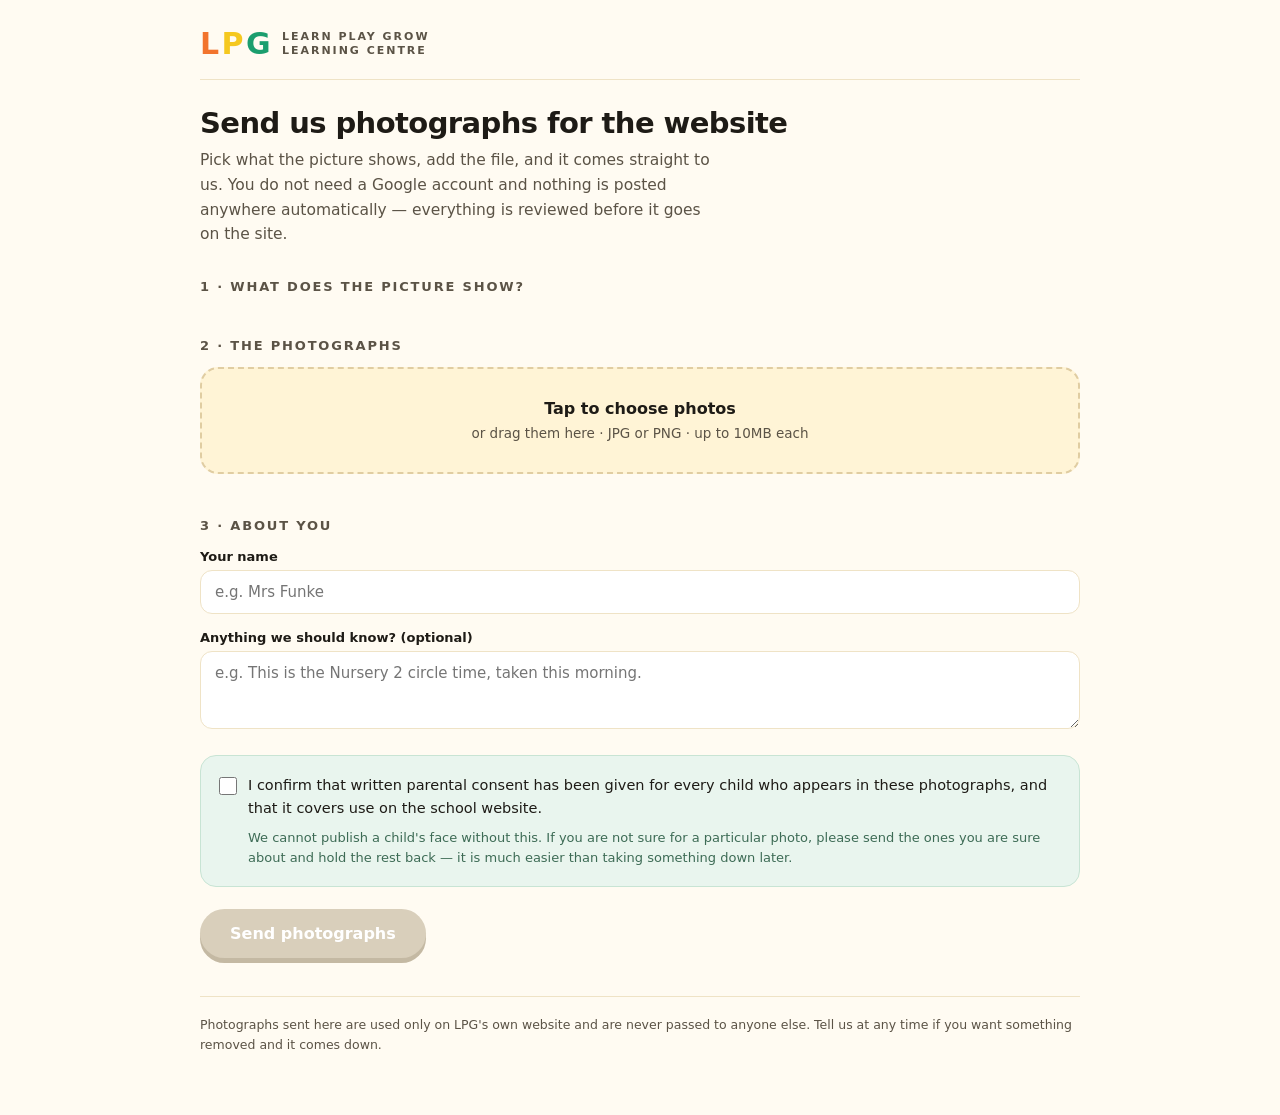
<file: uploader/Index.html>
<!DOCTYPE html>
<html>
<head>
<base target="_top">
<style>
/* LPG's own palette, taken off their logo. No external fonts: the Apps Script
   sandbox is not a place to depend on a CDN, and this has to load on a phone
   on mobile data in Festac. */
:root{
  --learn:#1B9E6E; --play:#F2742D; --grow:#F5C81F; --pink:#EC5B8D; --sky:#2C7FB8;
  --ink:#1E1B16; --soft:#5B5346; --cream:#FFFBF2; --sand:#FFF4D6; --line:#EFE3C6;
  --font:'Segoe UI',system-ui,-apple-system,Roboto,sans-serif;
}
*{box-sizing:border-box;margin:0;padding:0}
body{background:var(--cream);color:var(--ink);font-family:var(--font);
  -webkit-font-smoothing:antialiased;padding:0 0 60px}
.wrap{width:min(880px,92%);margin:0 auto}

header{padding:26px 0 18px;border-bottom:1px solid var(--line);margin-bottom:26px}
.mark{display:flex;align-items:baseline;gap:3px;font-weight:800;font-size:30px;letter-spacing:-.02em}
.mark .l{color:var(--play)} .mark .p{color:var(--grow)} .mark .g{color:var(--learn)}
.mark span.t{font-size:11px;font-weight:700;letter-spacing:.18em;color:var(--soft);
  text-transform:uppercase;margin-left:9px;align-self:center;line-height:1.25}
h1{font-size:clamp(22px,3.4vw,29px);letter-spacing:-.02em;margin:18px 0 8px}
.lede{color:var(--soft);font-size:15.5px;line-height:1.6;max-width:52ch}

h2{font-size:13px;letter-spacing:.14em;text-transform:uppercase;color:var(--soft);
  margin:32px 0 12px;font-weight:700}

.slots{display:grid;grid-template-columns:repeat(auto-fill,minmax(250px,1fr));gap:11px}
.slot{position:relative;background:#fff;border:1.5px solid var(--line);border-radius:16px;
  padding:16px;cursor:pointer;transition:border-color .16s,transform .16s}
.slot:hover{border-color:var(--play)}
.slot.on{border-color:var(--play);box-shadow:0 0 0 3px rgba(242,116,45,.16)}
.slot .pg{font-size:10.5px;letter-spacing:.14em;text-transform:uppercase;font-weight:700;color:var(--play)}
.slot h3{font-size:16px;margin:5px 0 5px}
.slot p{font-size:13.2px;line-height:1.5;color:var(--soft)}
.slot input{position:absolute;opacity:0;pointer-events:none}

.field{margin-top:16px}
label.lbl{display:block;font-size:13px;font-weight:600;margin-bottom:6px}
input[type=text],textarea{width:100%;font-family:var(--font);font-size:15px;padding:12px 14px;
  border:1.5px solid var(--line);border-radius:12px;background:#fff;color:var(--ink)}
textarea{min-height:78px;resize:vertical}
input[type=text]:focus,textarea:focus{outline:none;border-color:var(--play)}

#drop{margin-top:14px;border:2px dashed #E0CDA2;border-radius:18px;background:var(--sand);
  padding:30px 20px;text-align:center;cursor:pointer;transition:background .16s,border-color .16s}
#drop.hot{background:#FDEFD2;border-color:var(--play)}
#drop b{display:block;font-size:16px;margin-bottom:5px}
#drop span{font-size:13.5px;color:var(--soft)}
#picked{margin-top:12px;display:flex;flex-direction:column;gap:7px}
.row{display:flex;align-items:center;gap:11px;background:#fff;border:1px solid var(--line);
  border-radius:12px;padding:10px 13px;font-size:13.6px}
.row .nm{flex:1;overflow:hidden;text-overflow:ellipsis;white-space:nowrap}
.row .sz{color:var(--soft);font-size:12.5px;flex:none}
.row .st{font-size:12px;font-weight:700;flex:none}
.st.wait{color:var(--soft)} .st.go{color:var(--sky)}
.st.ok{color:var(--learn)} .st.bad{color:#C4342B}

.consent{margin-top:22px;background:#E9F5EE;border:1px solid #C8E4D4;border-radius:16px;padding:18px}
.consent label{display:flex;gap:11px;align-items:flex-start;cursor:pointer;font-size:14.5px;line-height:1.55}
.consent input{margin-top:3px;width:18px;height:18px;accent-color:var(--learn);flex:none}
.consent .why{font-size:13px;color:#3D6B55;margin-top:9px;padding-left:29px;line-height:1.55}

button.send{margin-top:22px;background:var(--play);color:#fff;border:none;border-radius:99px;
  padding:15px 30px;font-family:var(--font);font-size:16px;font-weight:600;cursor:pointer;
  box-shadow:0 5px 0 #C85C1E;transition:transform .1s,box-shadow .1s}
button.send:active{transform:translateY(3px);box-shadow:0 2px 0 #C85C1E}
button.send:disabled{background:#D9CFBB;box-shadow:0 5px 0 #C4B9A3;cursor:not-allowed}
#msg{margin-top:14px;font-size:14.5px;line-height:1.55}
#msg.good{color:var(--learn)} #msg.bad{color:#C4342B}
footer{margin-top:38px;padding-top:18px;border-top:1px solid var(--line);
  font-size:12.5px;color:var(--soft);line-height:1.6}
</style>
</head>
<body>
<div class="wrap">

  <header>
    <div class="mark"><span class="l">L</span><span class="p">P</span><span class="g">G</span>
      <span class="t">Learn Play Grow<br>Learning Centre</span></div>
  </header>

  <h1>Send us photographs for the website</h1>
  <p class="lede">Pick what the picture shows, add the file, and it comes straight to us.
    You do not need a Google account and nothing is posted anywhere automatically —
    everything is reviewed before it goes on the site.</p>

  <h2>1 · What does the picture show?</h2>
  <div class="slots" id="slots"></div>

  <h2>2 · The photographs</h2>
  <div id="drop">
    <b>Tap to choose photos</b>
    <span>or drag them here · JPG or PNG · up to 10MB each</span>
    <input type="file" id="file" accept="image/*" multiple hidden>
  </div>
  <div id="picked"></div>

  <h2>3 · About you</h2>
  <div class="field">
    <label class="lbl" for="sender">Your name</label>
    <input type="text" id="sender" placeholder="e.g. Mrs Funke">
  </div>
  <div class="field">
    <label class="lbl" for="note">Anything we should know? (optional)</label>
    <textarea id="note" placeholder="e.g. This is the Nursery 2 circle time, taken this morning."></textarea>
  </div>

  <div class="consent">
    <label>
      <input type="checkbox" id="consent">
      <span>I confirm that written parental consent has been given for every child
        who appears in these photographs, and that it covers use on the school website.</span>
    </label>
    <p class="why">We cannot publish a child's face without this. If you are not sure for a
      particular photo, please send the ones you are sure about and hold the rest back —
      it is much easier than taking something down later.</p>
  </div>

  <button class="send" id="send" disabled>Send photographs</button>
  <p id="msg"></p>

  <footer>
    Photographs sent here are used only on LPG's own website and are never passed to anyone else.
    Tell us at any time if you want something removed and it comes down.
  </footer>
</div>

<script>
var slots = [], chosen = null, files = [];

google.script.run.withSuccessHandler(function (s) {
  slots = s;
  var el = document.getElementById('slots');
  el.innerHTML = s.map(function (x, i) {
    return '<div class="slot" data-i="' + i + '">' +
      '<div class="pg">' + x.page + '</div><h3>' + x.title + '</h3><p>' + x.brief + '</p></div>';
  }).join('');
  el.addEventListener('click', function (e) {
    var card = e.target.closest('.slot'); if (!card) return;
    [].forEach.call(el.querySelectorAll('.slot'), function (c) { c.classList.remove('on'); });
    card.classList.add('on');
    chosen = slots[+card.dataset.i];
    refresh();
  });
}).getSlots();

var drop = document.getElementById('drop');
var input = document.getElementById('file');
drop.addEventListener('click', function () { input.click(); });
['dragenter', 'dragover'].forEach(function (t) {
  drop.addEventListener(t, function (e) { e.preventDefault(); drop.classList.add('hot'); });
});
['dragleave', 'drop'].forEach(function (t) {
  drop.addEventListener(t, function (e) { e.preventDefault(); drop.classList.remove('hot'); });
});
drop.addEventListener('drop', function (e) { add(e.dataTransfer.files); });
input.addEventListener('change', function () { add(input.files); });

function add(list) {
  for (var i = 0; i < list.length; i++) {
    var f = list[i];
    if (!/^image\//.test(f.type)) continue;
    if (f.size > 10 * 1024 * 1024) { say('“' + f.name + '” is over 10MB — please send a smaller copy.', false); continue; }
    files.push({ file: f, state: 'wait' });
  }
  paint(); refresh();
}

function paint() {
  document.getElementById('picked').innerHTML = files.map(function (r, i) {
    var cls = r.state === 'ok' ? 'ok' : r.state === 'bad' ? 'bad' : r.state === 'go' ? 'go' : 'wait';
    var txt = r.state === 'ok' ? 'Sent' : r.state === 'bad' ? 'Failed' : r.state === 'go' ? 'Sending…' : 'Ready';
    return '<div class="row"><span class="nm">' + r.file.name + '</span>' +
      '<span class="sz">' + Math.round(r.file.size / 1024) + ' KB</span>' +
      '<span class="st ' + cls + '">' + txt + '</span></div>';
  }).join('');
}

function refresh() {
  document.getElementById('send').disabled =
    !(chosen && files.length && document.getElementById('consent').checked);
}
document.getElementById('consent').addEventListener('change', refresh);

function say(t, good) {
  var m = document.getElementById('msg');
  m.textContent = t; m.className = good ? 'good' : 'bad';
}

document.getElementById('send').addEventListener('click', function () {
  var btn = this; btn.disabled = true;
  var sender = document.getElementById('sender').value;
  var note = document.getElementById('note').value;
  var queue = files.filter(function (r) { return r.state !== 'ok'; });
  var done = 0, failed = 0;

  // One file per request, in sequence. A phone on mobile data drops a big
  // parallel batch; it rarely drops one small request at a time.
  (function next(i) {
    if (i >= queue.length) {
      paint();
      say(failed ? (done + ' sent, ' + failed + ' failed. Please try the failed ones again.')
                 : ('Thank you — ' + done + ' photograph' + (done === 1 ? '' : 's') + ' received.'), !failed);
      files = files.filter(function (r) { return r.state !== 'ok'; });
      paint(); refresh();
      return;
    }
    var rec = queue[i];
    rec.state = 'go'; paint();
    var reader = new FileReader();
    reader.onload = function () {
      var b64 = reader.result.split(',')[1];
      google.script.run
        .withSuccessHandler(function (res) {
          rec.state = res && res.ok ? 'ok' : 'bad';
          if (res && res.ok) { done++; } else { failed++; }
          paint(); next(i + 1);
        })
        .withFailureHandler(function () { rec.state = 'bad'; failed++; paint(); next(i + 1); })
        .uploadFile({
          slotId: chosen.id, name: rec.file.name, mimeType: rec.file.type,
          data: b64, sender: sender, note: note, consent: true
        });
    };
    reader.onerror = function () { rec.state = 'bad'; failed++; paint(); next(i + 1); };
    reader.readAsDataURL(rec.file);
  })(0);
});
</script>
</body>
</html>
</file>
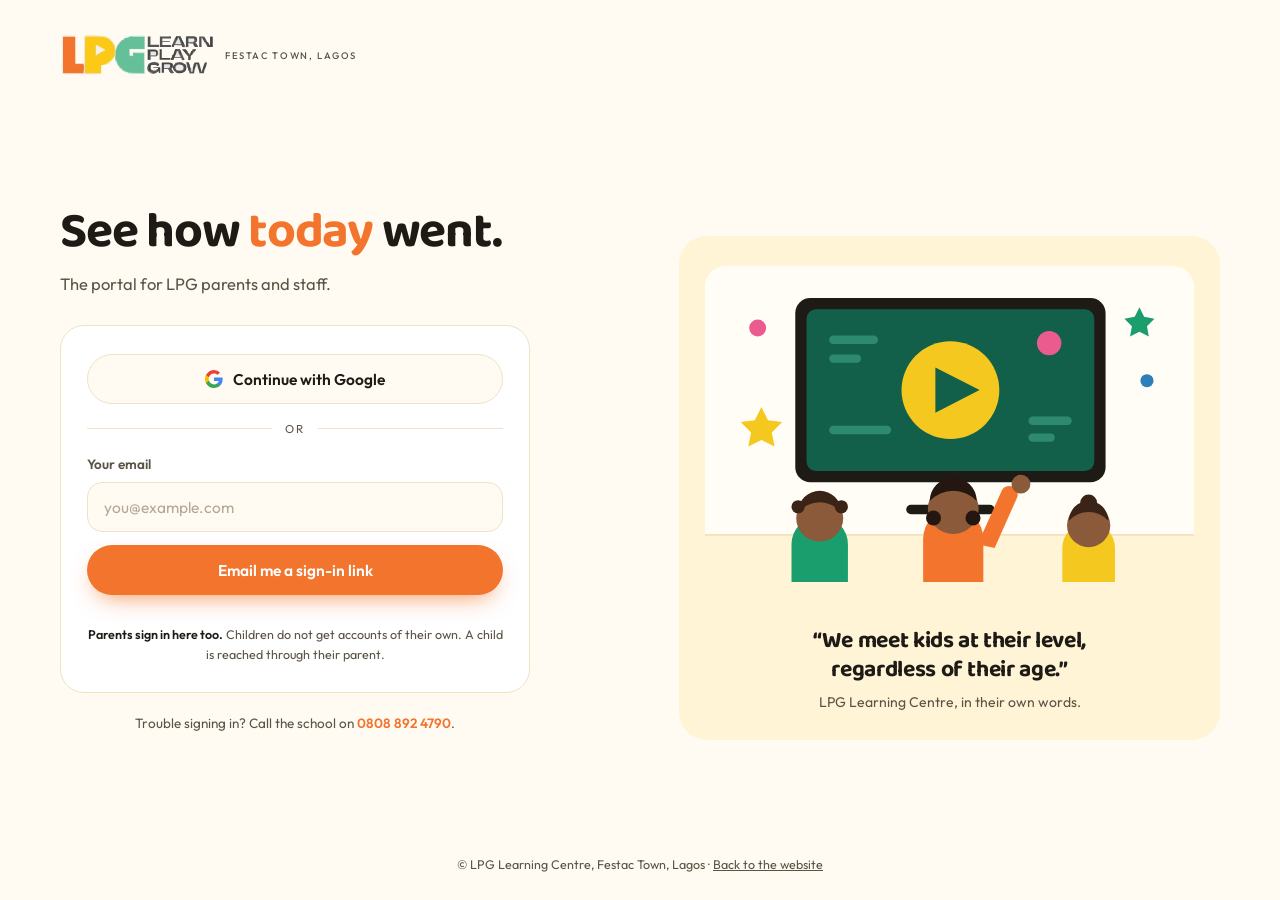
<file: login.html>
<!doctype html>
<html lang="en">
<head>
<meta charset="utf-8">
<meta name="viewport" content="width=device-width,initial-scale=1,viewport-fit=cover">
<title>Sign in &mdash; LPG Learning Centre</title>
<meta name="description" content="Sign in to the LPG Learning Centre portal.">
<meta name="robots" content="noindex,nofollow">
<link rel="canonical" href="https://lpg-learning-centre.vercel.app/login">
<meta name="theme-color" content="#FFFBF2">
<link rel="icon" href="assets/img/lpg-mark.svg">
<link rel="stylesheet" href="assets/login.css?v=202609071946">
</head>
<body>

<div class="page">

  <a class="brand" href="/">
    <img src="assets/img/lpg-logo.svg" alt="LPG Learn Play Grow">
    <span class="loc">Festac Town, Lagos</span>
  </a>

  <div class="grid">

    <div class="left">
      <h1>See how <em>today</em> went.</h1>
      <p class="lede">The portal for LPG parents and staff.</p>

      <div class="card">
        <button class="btn google" type="button" id="google">
          <svg viewBox="0 0 24 24" aria-hidden="true"><path fill="#4285F4" d="M23.5 12.3c0-.8-.1-1.6-.2-2.3H12v4.5h6.4a5.5 5.5 0 0 1-2.4 3.6v3h3.9c2.3-2.1 3.6-5.2 3.6-8.8z"/><path fill="#34A853" d="M12 24c3.2 0 5.9-1.1 7.9-2.9l-3.9-3a7.2 7.2 0 0 1-10.7-3.8h-4v3.1A12 12 0 0 0 12 24z"/><path fill="#FBBC05" d="M5.3 14.3a7.1 7.1 0 0 1 0-4.6v-3h-4a12 12 0 0 0 0 10.7l4-3.1z"/><path fill="#EA4335" d="M12 4.8c1.8 0 3.4.6 4.6 1.8l3.4-3.4A12 12 0 0 0 1.3 6.7l4 3.1A7.2 7.2 0 0 1 12 4.8z"/></svg>
          Continue with Google
        </button>

        <div class="or">or</div>

        <form id="signin" novalidate>
          <div>
            <label for="email">Your email</label>
            <input id="email" name="email" type="email" autocomplete="email"
                   placeholder="you@example.com" required>
          </div>
          <button class="btn go" type="submit">Email me a sign-in link</button>
          <p class="note" id="note" role="status" aria-live="polite"></p>
        </form>

        <p class="fine"><b>Parents sign in here too.</b> Children do not get
          accounts of their own. A child is reached through their parent.</p>
      </div>

      <p class="under">Trouble signing in? Call the school on
        <a href="tel:+2348088924790">0808 892 4790</a>.</p>
    </div>

    <div class="art">
      <svg viewBox="0 0 520 360" role="img"
           aria-label="Three children watching an interactive board in a classroom">
        <!-- wall -->
        <rect x="0" y="0" width="520" height="360" rx="22" fill="#FFFDF6"/>

        <!-- the interactive board, the thing the school says twice about itself -->
        <rect x="96" y="34" width="330" height="196" rx="16" fill="#1E1B16"/>
        <rect x="108" y="46" width="306" height="172" rx="10" fill="#12604A"/>
        <!-- what is on the board: the play mark from the LPG logo -->
        <circle cx="261" cy="132" r="52" fill="#F5C81F"/>
        <path d="M245 108 L292 132 L245 156 Z" fill="#12604A"/>
        <!-- little marks either side, so the board reads as a lesson -->
        <rect x="132" y="74" width="52" height="9" rx="4.5" fill="#2E8A6E"/>
        <rect x="132" y="94" width="34" height="9" rx="4.5" fill="#2E8A6E"/>
        <rect x="132" y="170" width="66" height="9" rx="4.5" fill="#2E8A6E"/>
        <circle cx="366" cy="82" r="13" fill="#EC5B8D"/>
        <rect x="344" y="160" width="46" height="9" rx="4.5" fill="#2E8A6E"/>
        <rect x="344" y="178" width="28" height="9" rx="4.5" fill="#2E8A6E"/>
        <!-- stand -->
        <rect x="252" y="230" width="18" height="26" fill="#1E1B16"/>
        <rect x="214" y="254" width="94" height="10" rx="5" fill="#1E1B16"/>

        <!-- floor -->
        <rect x="0" y="286" width="520" height="74" rx="0" fill="#FFF4D6"/>
        <path d="M0 286 H520" stroke="#F0E2BE" stroke-width="2"/>

        <!-- three children, from behind: no faces, and none of them is anyone's child -->
        <!-- left, green -->
        <g>
          <path d="M92 336 v-40 a30 30 0 0 1 60 0 v40 z" fill="#1B9E6E"/>
          <circle cx="122" cy="268" r="25" fill="#8A5A3B"/>
          <path d="M99 262 a23 23 0 0 1 46 0 a30 30 0 0 0 -46 0 z" fill="#3A2418"/>
          <circle cx="99" cy="256" r="7" fill="#3A2418"/>
          <circle cx="145" cy="256" r="7" fill="#3A2418"/>
        </g>
        <!-- middle, orange, hand up -->
        <g>
          <path d="M232 336 v-46 a32 32 0 0 1 64 0 v46 z" fill="#F2742D"/>
          <path d="M290 296 l26 -58 a9 9 0 0 1 16 8 l-24 54 z" fill="#F2742D"/>
          <circle cx="336" cy="232" r="10" fill="#8A5A3B"/>
          <circle cx="264" cy="258" r="27" fill="#8A5A3B"/>
          <path d="M239 250 a25 25 0 0 1 50 0 a34 34 0 0 0 -50 0 z" fill="#241610"/>
          <circle cx="243" cy="268" r="8" fill="#241610"/>
          <circle cx="285" cy="268" r="8" fill="#241610"/>
        </g>
        <!-- right, yellow -->
        <g>
          <path d="M380 336 v-36 a28 28 0 0 1 56 0 v36 z" fill="#F5C81F"/>
          <circle cx="408" cy="276" r="23" fill="#8A5A3B"/>
          <path d="M387 271 a21 21 0 0 1 42 0 a28 28 0 0 0 -42 0 z" fill="#3A2418"/>
          <circle cx="408" cy="252" r="9" fill="#3A2418"/>
        </g>

        <!-- a few marks in the air, because it is a school and not an office -->
        <circle cx="56" cy="66" r="9" fill="#EC5B8D"/>
        <circle cx="470" cy="122" r="7" fill="#2C7FB8"/>
        <path d="M60 150 l7 14 15 2 -11 11 3 15 -14 -7 -14 7 3 -15 -11 -11 15 -2 z" fill="#F5C81F"/>
        <path d="M462 44 l5 10 11 2 -8 8 2 11 -10 -5 -10 5 2 -11 -8 -8 11 -2 z" fill="#1B9E6E"/>
      </svg>

      <div class="cap">
        <b>&ldquo;We meet kids at their level, regardless of their age.&rdquo;</b>
        <span>LPG Learning Centre, in their own words.</span>
      </div>
    </div>

  </div>
</div>

<footer>
  &copy; LPG Learning Centre, Festac Town, Lagos &middot;
  <a href="/">Back to the website</a>
</footer>

<script src="assets/login.js?v=202609071946"></script>
</body>
</html>
</file>
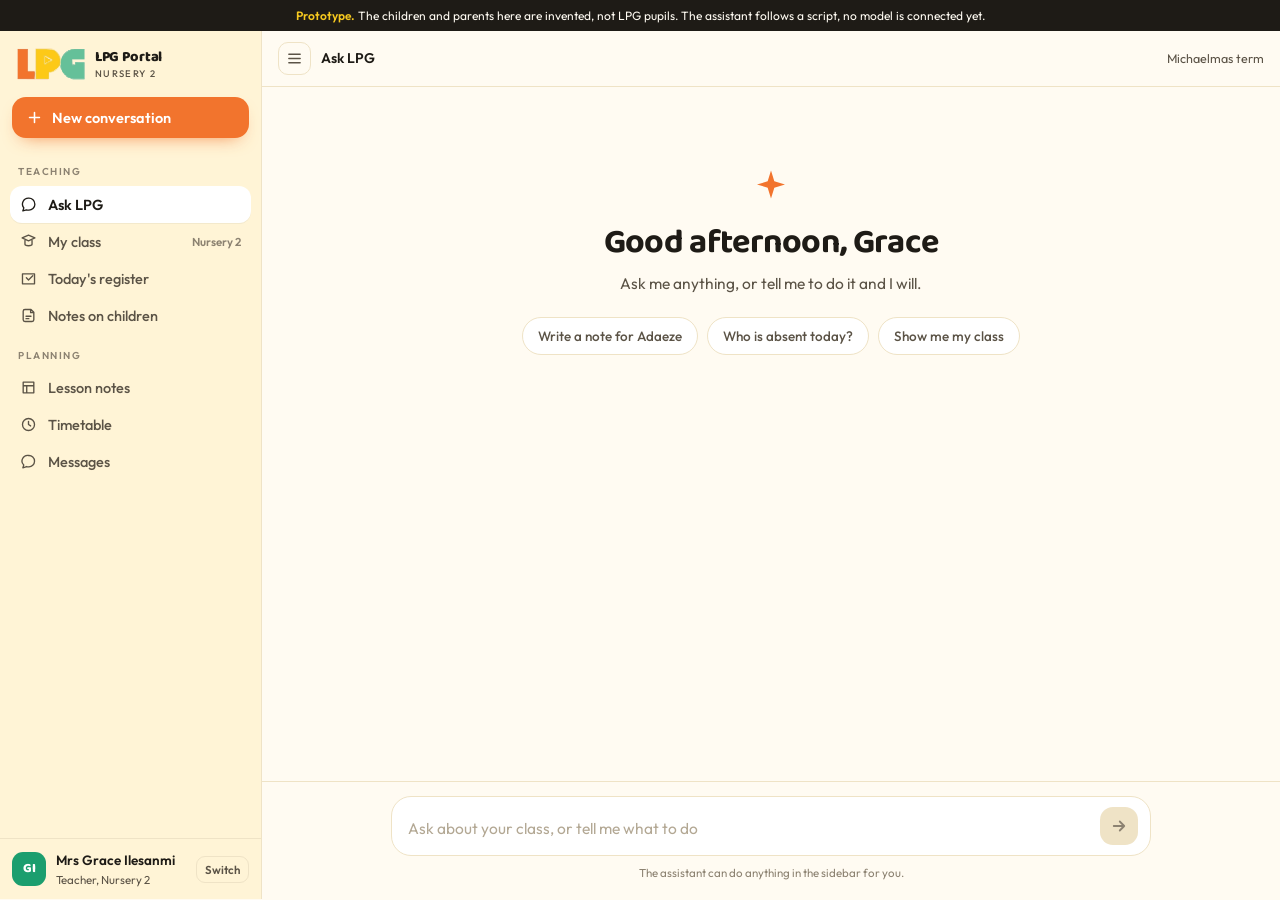
<file: portal.html>
<!doctype html>
<html lang="en">
<head>
<meta charset="utf-8">
<meta name="viewport" content="width=device-width,initial-scale=1,viewport-fit=cover">
<title>LPG Portal &mdash; prototype</title>
<meta name="description" content="Prototype of the LPG Learning Centre portal.">
<meta name="robots" content="noindex,nofollow">
<meta name="theme-color" content="#FFFBF2">
<link rel="icon" href="assets/img/lpg-mark.svg">
<link rel="stylesheet" href="assets/portal.css?v=202609071946">
</head>
<body>

<div class="demo">
  <b>Prototype.</b> The children and parents here are invented, not LPG pupils.
  The assistant follows a script, no model is connected yet.
</div>

<div class="app">

  <aside class="side" id="side">
    <div class="head">
      <img src="assets/img/lpg-mark.svg" alt="">
      <span class="t">LPG Portal<span id="sideRole">Nursery 2</span></span>
    </div>

    <button class="newchat" type="button" id="newChat">
      <svg viewBox="0 0 24 24"><path d="M12 5v14M5 12h14"/></svg>
      New conversation
    </button>

    <nav class="nav" id="nav"></nav>

    <div class="whoami">
      <span class="av" id="meAv"></span>
      <span class="tx"><b id="meName"></b><span id="meRole"></span></span>
      <button class="sw" type="button" id="switch">Switch</button>
    </div>
  </aside>

  <div class="scrim" id="scrim" hidden></div>

  <div class="main">
    <div class="bar">
      <button class="burger" type="button" id="burger" aria-label="Toggle sidebar">
        <svg viewBox="0 0 24 24"><path d="M4 6h16M4 12h16M4 18h16"/></svg>
      </button>
      <span class="crumb" id="crumb">Ask LPG</span>
      <span class="right">Michaelmas term</span>
    </div>

    <div class="scrollarea" id="scrollarea">
      <div class="pane" id="pane"></div>
    </div>

    <div class="composer" id="composer">
      <div class="in">
        <textarea id="input" rows="1" placeholder="Ask about your class, or tell me what to do"></textarea>
        <button class="send" type="button" id="send" disabled aria-label="Send">
          <svg viewBox="0 0 24 24"><path d="M5 12h14M13 6l6 6-6 6"/></svg>
        </button>
      </div>
      <p class="fine">The assistant can do anything in the sidebar for you.</p>
    </div>
  </div>

</div>

<script src="assets/portal.js?v=202609071946"></script>
</body>
</html>
</file>
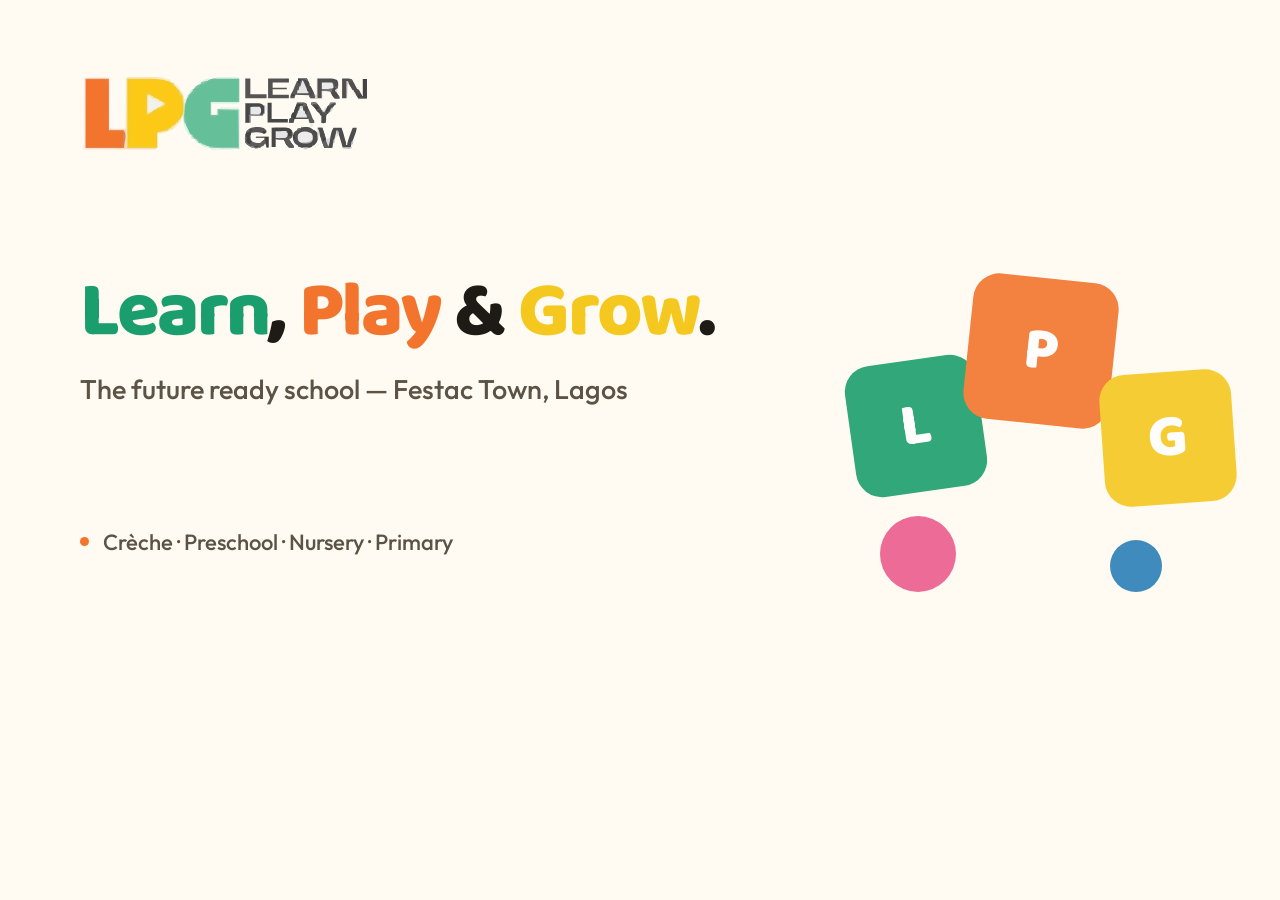
<file: assets/og-card.html>
<!doctype html>
<html><head><meta charset="utf-8">
<style>
/* The social preview card. Rendered to PNG at 1200x630 by headless Edge, which
   is the only way to get their real logo and real typeface into the image —
   there are no photographs of the school yet, so the card is typographic on
   purpose rather than by accident. */
@font-face{font-family:'Baloo 2';src:url('../fonts/baloo-800.woff2') format('woff2');font-weight:800}
@font-face{font-family:'Baloo 2';src:url('../fonts/baloo-700.woff2') format('woff2');font-weight:700}
@font-face{font-family:'Outfit';src:url('../fonts/outfit-500.woff2') format('woff2');font-weight:500}
*{margin:0;padding:0;box-sizing:border-box}
body{width:1200px;height:630px;overflow:hidden;background:#FFFBF2;
  font-family:'Outfit',system-ui,sans-serif;position:relative}
.pad{position:absolute;inset:0;padding:74px 80px;display:flex;flex-direction:column;justify-content:space-between}
img.logo{width:290px;display:block}
h1{font-family:'Baloo 2',sans-serif;font-weight:800;font-size:78px;line-height:.98;
  letter-spacing:-.03em;color:#1E1B16;max-width:15ch}
h1 i{font-style:normal}
.l{color:#1B9E6E}.p{color:#F2742D}.g{color:#F5C81F}
p.sub{font-size:27px;color:#5B5346;margin-top:20px;font-weight:500}
.foot{display:flex;align-items:center;gap:14px;font-size:22px;color:#5B5346;font-weight:500}
.dot{width:9px;height:9px;border-radius:50%;background:#F2742D}
/* the toy blocks from the hero, flattened - keeps the card recognisably theirs */
.toys{position:absolute;right:-40px;bottom:-40px;width:430px;height:430px;opacity:.9}
.blk{position:absolute;border-radius:26px;display:grid;place-items:center;
  font-family:'Baloo 2',sans-serif;font-weight:800;color:#fff;font-size:60px}
.b1{width:132px;height:132px;background:#1B9E6E;left:40px;top:120px;transform:rotate(-8deg)}
.b2{width:146px;height:146px;background:#F2742D;left:158px;top:38px;transform:rotate(6deg)}
.b3{width:132px;height:132px;background:#F5C81F;left:292px;top:132px;transform:rotate(-4deg)}
.ball{position:absolute;border-radius:50%}
.o1{width:76px;height:76px;background:#EC5B8D;left:70px;top:276px}
.o2{width:52px;height:52px;background:#2C7FB8;left:300px;top:300px}
</style></head>
<body>
  <div class="toys">
    <div class="blk b1">L</div><div class="blk b2">P</div><div class="blk b3">G</div>
    <div class="ball o1"></div><div class="ball o2"></div>
  </div>
  <div class="pad">
    <img class="logo" src="img/lpg-logo.svg" alt="">
    <div>
      <h1><i class="l">Learn</i>, <i class="p">Play</i> &amp; <i class="g">Grow</i>.</h1>
      <p class="sub">The future ready school &mdash; Festac Town, Lagos</p>
    </div>
    <div class="foot"><span class="dot"></span>Cr&egrave;che &middot; Preschool &middot; Nursery &middot; Primary</div>
  </div>
</body></html>
</file>
<file: assets/login.css>
/* The sign-in page.

   Shape borrowed from Claude's own sign-in: wordmark top left, a large headline,
   the sign-in card sitting under it, and a rounded panel on the right that drops
   lower than the headline. Everything else, the palette, the type, the roundness,
   comes from the rest of the LPG site so signing in does not feel like leaving it.

   The panel is drawn, not photographed. LPG's pupils cannot appear on a public
   page without signed parental consent and none exists yet. The children in it
   are seen from behind, watching an interactive board, which is the school's own
   claim about itself and the thing they say twice in their own words.

   Nothing inline: the site sends style-src 'self' and script-src 'self', so a
   browser throws inline blocks away and the page arrives naked. The SVG uses
   presentation attributes (fill=, stroke=) rather than style= for the same reason. */

@font-face{font-family:'Baloo 2';src:url('../fonts/baloo-700.woff2') format('woff2');font-weight:700;font-display:swap}
@font-face{font-family:'Baloo 2';src:url('../fonts/baloo-800.woff2') format('woff2');font-weight:800;font-display:swap}
@font-face{font-family:'Outfit';src:url('../fonts/outfit-400.woff2') format('woff2');font-weight:400;font-display:swap}
@font-face{font-family:'Outfit';src:url('../fonts/outfit-500.woff2') format('woff2');font-weight:500;font-display:swap}
@font-face{font-family:'Outfit';src:url('../fonts/outfit-600.woff2') format('woff2');font-weight:600;font-display:swap}

:root{
  --learn:#1B9E6E; --play:#F2742D; --play-dark:#D9601C; --grow:#F5C81F;
  --pink:#EC5B8D; --sky:#2C7FB8;
  --ink:#1E1B16; --ink-soft:#5B5346; --cream:#FFFBF2; --sand:#FFF4D6;
  --line:#EFE3C6; --white:#fff; --red:#B3402C;
  --display:'Baloo 2','Trebuchet MS',system-ui,sans-serif;
  --body:'Outfit','Segoe UI',system-ui,sans-serif;
}
*{box-sizing:border-box;margin:0;padding:0;-webkit-tap-highlight-color:transparent}
html,body{max-width:100%;overflow-x:hidden}
body{background:var(--cream);color:var(--ink);font-family:var(--body);
  line-height:1.55;-webkit-font-smoothing:antialiased;
  min-height:100vh;min-height:100dvh;display:flex;flex-direction:column}

.page{flex:1;width:100%;max-width:1240px;margin-inline:auto;
  padding:26px 22px 40px;display:flex;flex-direction:column}
@media(min-width:960px){ .page{padding:34px 40px 44px} }

.brand{display:flex;align-items:center;gap:11px;text-decoration:none;
  align-self:flex-start}
.brand img{height:42px;width:auto;display:block}
.brand .loc{font-size:9.5px;letter-spacing:.17em;text-transform:uppercase;
  color:var(--ink-soft);font-weight:500;white-space:nowrap}

.grid{flex:1;display:grid;gap:34px;align-items:start;
  padding-top:34px}
@media(min-width:960px){
  .grid{grid-template-columns:minmax(0,1.02fr) minmax(0,.98fr);gap:56px;
    padding-top:52px;align-items:center}
}

/* ---------------- left ---------------- */
.left{max-width:470px;width:100%;margin-inline:auto}
@media(min-width:960px){ .left{margin-inline:0} }
h1{font-family:var(--display);font-weight:700;
  font-size:clamp(34px,5.2vw,50px);line-height:1.08;letter-spacing:-.025em;
  text-wrap:balance}
h1 em{font-style:normal;color:var(--play)}
.lede{margin-top:12px;font-size:16.5px;color:var(--ink-soft);max-width:34ch}

.card{margin-top:28px;background:var(--white);border:1.5px solid var(--line);
  border-radius:24px;padding:24px 22px}
@media(min-width:520px){ .card{padding:28px 26px} }

.btn{width:100%;border-radius:99px;padding:14px 20px;font-family:var(--body);
  font-weight:600;font-size:15.5px;cursor:pointer;border:1.5px solid transparent;
  display:inline-flex;align-items:center;justify-content:center;gap:10px;
  transition:transform .16s,box-shadow .16s,background .16s,border-color .16s}
.btn:active{transform:translateY(1px)}
.btn.google{background:var(--cream);border-color:var(--line);color:var(--ink)}
.btn.google:hover{border-color:var(--play);background:var(--sand)}
.btn.google svg{width:18px;height:18px;flex:none}
.btn.go{background:var(--play);color:#fff;
  box-shadow:0 10px 24px -10px rgba(242,116,45,.85)}
.btn.go:hover{background:var(--play-dark)}

.or{margin:16px 0;display:flex;align-items:center;gap:13px;color:var(--ink-soft);
  font-size:11.5px;letter-spacing:.16em;text-transform:uppercase}
.or::before,.or::after{content:"";flex:1;height:1px;background:var(--line)}

form{display:flex;flex-direction:column;gap:13px}
label{display:block;font-size:13.5px;font-weight:600;color:var(--ink-soft);
  margin-bottom:7px}
input[type=email]{width:100%;background:var(--cream);border:1.5px solid var(--line);
  border-radius:15px;padding:14px 16px;font-family:var(--body);font-size:15.5px;
  color:var(--ink);transition:border-color .16s,box-shadow .16s}
input[type=email]::placeholder{color:#B3A894}
input[type=email]:focus{outline:none;border-color:var(--play);background:var(--white);
  box-shadow:0 0 0 3px rgba(242,116,45,.15)}

.note{font-size:13.5px;line-height:1.55;color:var(--ink-soft);text-align:center}
.note.bad{color:var(--red)} .note.ok{color:var(--learn)}

.fine{margin-top:16px;font-size:12.5px;line-height:1.6;color:var(--ink-soft);
  text-align:center}
.fine b{color:var(--ink);font-weight:600}

.under{margin-top:20px;font-size:13.5px;color:var(--ink-soft);text-align:center}
.under a{color:var(--play);font-weight:600;text-decoration:none}
.under a:hover{text-decoration:underline}

/* ---------------- right: the drawn panel ---------------- */
.art{background:var(--sand);border-radius:28px;padding:30px 26px 26px;
  max-width:560px;width:100%;margin-inline:auto}
@media(min-width:960px){ .art{margin-top:38px} }
.art svg{width:100%;height:auto;display:block}
.art .cap{margin-top:22px;text-align:center}
.art .cap b{display:block;font-family:var(--display);font-weight:700;
  font-size:clamp(19px,2.4vw,23px);line-height:1.25;letter-spacing:-.015em;
  color:var(--ink);text-wrap:balance}
.art .cap span{display:block;margin-top:8px;font-size:14px;color:var(--ink-soft);
  max-width:36ch;margin-inline:auto}

footer{padding:0 22px 26px;text-align:center;font-size:12.5px;color:var(--ink-soft)}
footer a{color:var(--ink-soft)}

:focus-visible{outline:2px solid var(--play);outline-offset:2px}
@media (prefers-reduced-motion:reduce){*{transition:none!important}}
</file>
<file: assets/portal.css>
/* The LPG portal.

   Shape follows Claude's own signed-in interface: a sidebar of the things you
   work on, and a conversation in the middle. The difference is that the sidebar
   items are the school's, they change with who signed in, and the agent can do
   any of them for you. A teacher does not have to click through to write a note;
   she can say "write a note for Adaeze" and the same action runs.

   That is the whole architectural bet from docs/HARNESS.md made visible: one set
   of actions, two ways in.

   Palette, type and roundness come from the rest of the LPG site. Nothing inline,
   because the site sends style-src 'self' and script-src 'self'. */

@font-face{font-family:'Baloo 2';src:url('../fonts/baloo-700.woff2') format('woff2');font-weight:700;font-display:swap}
@font-face{font-family:'Baloo 2';src:url('../fonts/baloo-800.woff2') format('woff2');font-weight:800;font-display:swap}
@font-face{font-family:'Outfit';src:url('../fonts/outfit-400.woff2') format('woff2');font-weight:400;font-display:swap}
@font-face{font-family:'Outfit';src:url('../fonts/outfit-500.woff2') format('woff2');font-weight:500;font-display:swap}
@font-face{font-family:'Outfit';src:url('../fonts/outfit-600.woff2') format('woff2');font-weight:600;font-display:swap}

:root{
  --learn:#1B9E6E; --play:#F2742D; --play-dark:#D9601C; --grow:#F5C81F;
  --pink:#EC5B8D; --sky:#2C7FB8;
  --ink:#1E1B16; --ink-soft:#5B5346; --ink-faint:#8C8271;
  --cream:#FFFBF2; --sand:#FFF4D6; --sand-deep:#FBEDC8;
  --line:#EFE3C6; --white:#fff; --red:#B3402C;
  --display:'Baloo 2','Trebuchet MS',system-ui,sans-serif;
  --body:'Outfit','Segoe UI',system-ui,sans-serif;
  --side:262px;
}
*{box-sizing:border-box;margin:0;padding:0;-webkit-tap-highlight-color:transparent}
html,body{height:100%;max-width:100%;overflow-x:hidden}
body{background:var(--cream);color:var(--ink);font-family:var(--body);
  line-height:1.55;-webkit-font-smoothing:antialiased}
[hidden]{display:none!important}

.demo{background:var(--ink);color:var(--cream);font-size:12px;padding:7px 16px;
  text-align:center;line-height:1.45}
.demo b{color:var(--grow)}

.app{display:flex;height:calc(100% - 32px);min-height:0}

/* ---------------- sidebar ---------------- */
.side{width:var(--side);flex:none;background:var(--sand);
  border-right:1px solid var(--line);display:flex;flex-direction:column;
  min-height:0;transition:margin-left .22s}
.side.hide{margin-left:calc(var(--side) * -1)}
.side .head{padding:16px 16px 10px;display:flex;align-items:center;gap:9px}
.side .head img{height:34px;width:auto;display:block}
.side .head .t{font-family:var(--display);font-weight:800;font-size:14.5px;
  letter-spacing:-.01em;line-height:1.1}
.side .head .t span{display:block;font-family:var(--body);font-weight:500;
  font-size:9.5px;letter-spacing:.15em;text-transform:uppercase;
  color:var(--ink-soft);margin-top:2px}

.newchat{margin:6px 12px 12px;display:flex;align-items:center;gap:9px;width:calc(100% - 24px);
  background:var(--play);color:#fff;border:0;border-radius:14px;padding:11px 14px;
  font-family:var(--body);font-weight:600;font-size:14.5px;cursor:pointer;
  box-shadow:0 8px 18px -10px rgba(242,116,45,.9)}
.newchat:hover{background:var(--play-dark)}
.newchat svg{width:17px;height:17px;stroke:currentColor;fill:none;stroke-width:2.2;
  stroke-linecap:round;flex:none}

.nav{flex:1;overflow-y:auto;padding:0 10px 10px;min-height:0}
.nav .grp{font-size:10px;font-weight:600;letter-spacing:.15em;text-transform:uppercase;
  color:var(--ink-faint);padding:14px 8px 6px}
.nav button{display:flex;align-items:center;gap:11px;width:100%;background:none;
  border:0;border-radius:12px;padding:9px 10px;cursor:pointer;font-family:var(--body);
  font-size:14.5px;font-weight:500;color:var(--ink-soft);text-align:left;
  transition:background .14s,color .14s}
.nav button:hover{background:var(--sand-deep);color:var(--ink)}
.nav button.on{background:var(--white);color:var(--ink);font-weight:600;
  box-shadow:0 1px 0 rgba(30,27,22,.05)}
.nav button svg{width:17px;height:17px;flex:none;stroke:currentColor;fill:none;
  stroke-width:1.9;stroke-linecap:round;stroke-linejoin:round}
.nav button .tail{margin-left:auto;font-size:11.5px;color:var(--ink-faint);
  font-weight:600}

.whoami{border-top:1px solid var(--line);padding:11px 12px;display:flex;
  align-items:center;gap:10px}
.whoami .av{width:34px;height:34px;border-radius:11px;flex:none;display:grid;
  place-items:center;font-family:var(--display);font-weight:800;font-size:13px;color:#fff}
.whoami .tx{min-width:0;flex:1}
.whoami .tx b{display:block;font-size:13.5px;font-weight:600;white-space:nowrap;
  overflow:hidden;text-overflow:ellipsis}
.whoami .tx span{display:block;font-size:11.5px;color:var(--ink-soft)}
.whoami .sw{background:none;border:1px solid var(--line);border-radius:9px;
  padding:5px 8px;font-family:var(--body);font-size:11.5px;font-weight:600;
  color:var(--ink-soft);cursor:pointer;white-space:nowrap}
.whoami .sw:hover{background:var(--white);color:var(--ink)}

/* ---------------- main ---------------- */
.main{flex:1;min-width:0;display:flex;flex-direction:column;min-height:0}
.bar{display:flex;align-items:center;gap:10px;padding:11px 16px;
  border-bottom:1px solid var(--line);background:var(--cream)}
.burger{background:none;border:1px solid var(--line);border-radius:10px;
  padding:7px;cursor:pointer;display:grid;place-items:center}
.burger svg{width:17px;height:17px;stroke:var(--ink-soft);fill:none;stroke-width:2;
  stroke-linecap:round}
.bar .crumb{font-size:14px;font-weight:600;color:var(--ink)}
.bar .right{margin-left:auto;font-size:12.5px;color:var(--ink-soft)}

.scrollarea{flex:1;overflow-y:auto;min-height:0}
.pane{max-width:760px;margin-inline:auto;padding:26px 20px 40px;width:100%}

/* the conversation */
.hello{padding-top:6vh;text-align:center}
.hello .spark{width:42px;height:42px;margin-inline:auto;display:block}
.hello h1{margin-top:14px;font-family:var(--display);font-weight:700;
  font-size:clamp(26px,4vw,34px);line-height:1.16;letter-spacing:-.02em}
.hello p{margin-top:8px;font-size:15.5px;color:var(--ink-soft)}
.chips{margin-top:22px;display:flex;flex-wrap:wrap;gap:9px;justify-content:center}
.chip{background:var(--white);border:1px solid var(--line);border-radius:99px;
  padding:9px 15px;font-family:var(--body);font-size:13.5px;font-weight:500;
  color:var(--ink-soft);cursor:pointer;transition:.14s}
.chip:hover{border-color:var(--play);color:var(--ink);background:var(--sand)}

.msgs{display:flex;flex-direction:column;gap:16px;padding-top:8px}
.msg{display:flex;gap:11px;align-items:flex-start}
.msg .av{width:30px;height:30px;border-radius:10px;flex:none;display:grid;
  place-items:center;font-size:13px;font-weight:700;color:#fff;
  font-family:var(--display)}
.msg.me{flex-direction:row-reverse}
.msg.me .av{background:var(--sky)}
.msg.ai .av{background:var(--learn)}
.msg .bub{max-width:80%;border-radius:16px;padding:12px 15px;font-size:15px;
  line-height:1.6}
.msg.me .bub{background:var(--sand-deep)}
.msg.ai .bub{background:var(--white);border:1px solid var(--line)}
.msg .bub p + p{margin-top:9px}
.did{margin-top:11px;background:var(--sand);border-radius:13px;padding:11px 13px;
  font-size:13.5px;line-height:1.5;display:flex;gap:9px;align-items:flex-start}
.did svg{width:16px;height:16px;flex:none;margin-top:2px;stroke:var(--learn);
  fill:none;stroke-width:2.4;stroke-linecap:round;stroke-linejoin:round}
.did b{font-weight:600}

/* the composer */
.composer{border-top:1px solid var(--line);background:var(--cream);
  padding:14px 20px 18px}
.composer .in{max-width:760px;margin-inline:auto;background:var(--white);
  border:1.5px solid var(--line);border-radius:20px;padding:10px 12px 10px 16px;
  display:flex;align-items:flex-end;gap:10px;transition:border-color .16s,box-shadow .16s}
.composer .in:focus-within{border-color:var(--play);
  box-shadow:0 0 0 3px rgba(242,116,45,.13)}
.composer textarea{flex:1;border:0;outline:0;resize:none;background:none;
  font-family:var(--body);font-size:15.5px;line-height:1.5;color:var(--ink);
  max-height:150px;min-height:26px;padding:4px 0}
.composer textarea::placeholder{color:#B3A894}
.send{width:38px;height:38px;flex:none;border:0;border-radius:13px;
  background:var(--play);color:#fff;cursor:pointer;display:grid;place-items:center;
  transition:.16s}
.send:disabled{background:var(--line);color:var(--ink-faint);cursor:default}
.send svg{width:18px;height:18px;stroke:currentColor;fill:none;stroke-width:2.4;
  stroke-linecap:round;stroke-linejoin:round}
.composer .fine{max-width:760px;margin:8px auto 0;font-size:11.5px;
  color:var(--ink-faint);text-align:center}

/* plain views reached from the sidebar */
.pane h2{font-family:var(--display);font-weight:700;font-size:25px;
  letter-spacing:-.015em}
.pane .sub{margin-top:5px;font-size:14.5px;color:var(--ink-soft)}
.rows{margin-top:18px;display:flex;flex-direction:column;gap:9px}
.row{display:flex;align-items:center;gap:13px;width:100%;background:var(--white);
  border:1px solid var(--line);border-radius:16px;padding:13px 15px;
  font-family:var(--body);text-align:left;cursor:pointer;transition:border-color .14s}
.row:hover{border-color:var(--play)}
.row .av{width:38px;height:38px;border-radius:12px;flex:none;display:grid;
  place-items:center;font-family:var(--display);font-weight:800;font-size:14px;
  color:#fff;background:var(--sky)}
.row .tx{min-width:0;flex:1}
.row .tx b{display:block;font-size:14.5px;font-weight:600}
.row .tx span{display:block;font-size:12.5px;color:var(--ink-soft)}
.row .end{font-size:12px;color:var(--ink-faint);white-space:nowrap}
.card{background:var(--white);border:1px solid var(--line);border-radius:18px;
  padding:16px 18px;margin-top:12px}
.card h3{font-size:15px;font-weight:600}
.card p{margin-top:6px;font-size:14.5px;color:var(--ink-soft);line-height:1.6}
.tag{display:inline-block;font-size:10.5px;font-weight:700;letter-spacing:.06em;
  text-transform:uppercase;padding:3px 8px;border-radius:99px}
.tag.shared{background:rgba(27,158,110,.13);color:var(--learn)}
.tag.draft{background:var(--sand-deep);color:#8A6A12}
.empty{background:var(--sand);border-radius:16px;padding:18px;margin-top:14px;
  font-size:14.5px;color:var(--ink-soft);line-height:1.55}

@media(max-width:820px){
  .side{position:fixed;top:32px;bottom:0;left:0;z-index:40;
    box-shadow:0 0 40px rgba(30,27,22,.18)}
  .scrim{position:fixed;inset:32px 0 0;background:rgba(30,27,22,.35);z-index:30}
}
:focus-visible{outline:2px solid var(--play);outline-offset:2px}
@media (prefers-reduced-motion:reduce){*{transition:none!important}}

/* Role colours live here rather than as inline style attributes, which the
   site's style-src 'self' policy would discard. */
.av-teacher{background:var(--learn)}
.av-parent{background:var(--play)}
.av-admin{background:var(--sky)}
</file>
